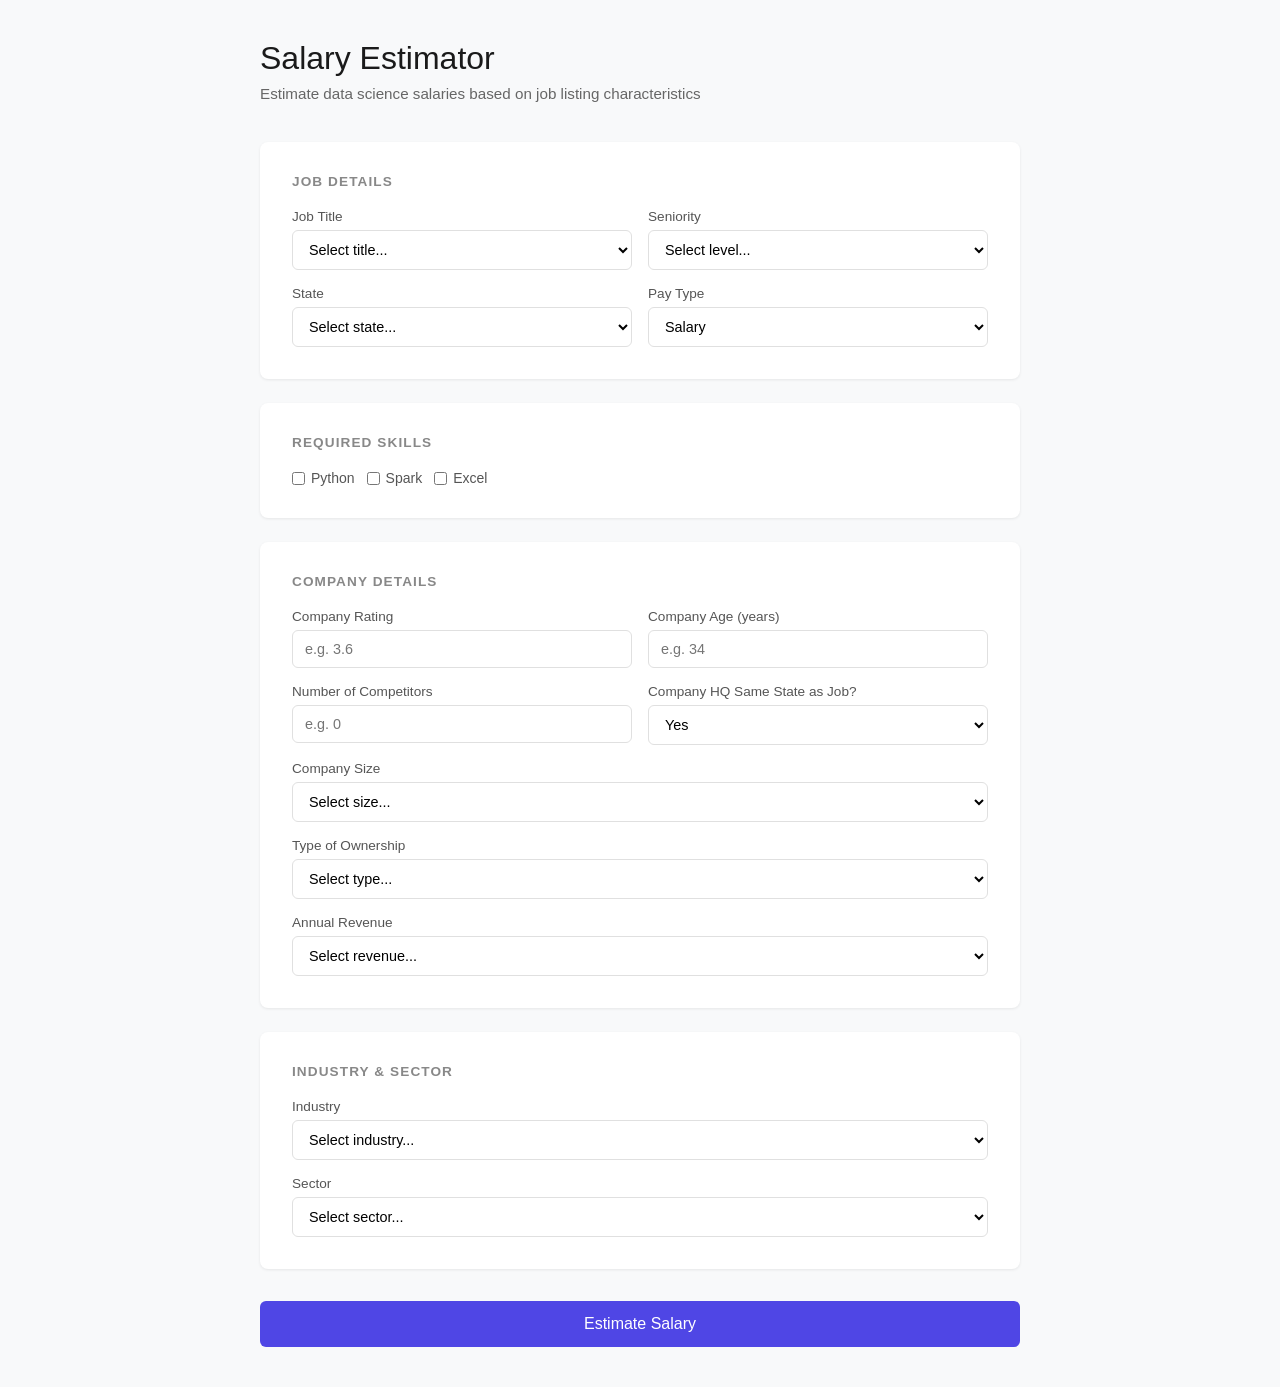
<file: FlaskAPI/templates/index.html>
<!DOCTYPE html>
<html lang="en">
<head>
    <meta charset="UTF-8">
    <meta name="viewport" content="width=device-width, initial-scale=1.0">
    <title>Data Science Salary Estimator</title>
    <style>
        * { margin: 0; padding: 0; box-sizing: border-box; }
        body { font-family: 'Segoe UI', sans-serif; background: #f8f9fa; color: #333; }
        .container { max-width: 800px; margin: 40px auto; padding: 0 20px; }
        h1 { font-size: 2rem; font-weight: 300; margin-bottom: 8px; color: #1a1a1a; }
        .subtitle { color: #666; margin-bottom: 40px; font-size: 0.95rem; }
        .card { background: white; border-radius: 8px; padding: 32px; margin-bottom: 24px; box-shadow: 0 1px 3px rgba(0,0,0,0.08); }
        .card h2 { font-size: 0.85rem; font-weight: 600; text-transform: uppercase; letter-spacing: 0.08em; color: #888; margin-bottom: 20px; }
        .form-grid { display: grid; grid-template-columns: 1fr 1fr; gap: 16px; }
        .form-group { display: flex; flex-direction: column; gap: 6px; }
        .form-group.full { grid-column: 1 / -1; }
        label { font-size: 0.85rem; font-weight: 500; color: #555; }
        input, select { padding: 10px 12px; border: 1px solid #e0e0e0; border-radius: 6px; font-size: 0.9rem; background: #fff; transition: border-color 0.2s; }
        input:focus, select:focus { outline: none; border-color: #4f46e5; }
        .checkbox-group { display: flex; flex-wrap: wrap; gap: 12px; }
        .checkbox-item { display: flex; align-items: center; gap: 6px; font-size: 0.875rem; cursor: pointer; }
        .checkbox-item input { width: auto; }
        .btn { width: 100%; padding: 14px; background: #4f46e5; color: white; border: none; border-radius: 6px; font-size: 1rem; font-weight: 500; cursor: pointer; transition: background 0.2s; margin-top: 8px; }
        .btn:hover { background: #4338ca; }
        .result { display: none; background: #f0fdf4; border: 1px solid #86efac; border-radius: 8px; padding: 24px; text-align: center; margin-top: 24px; }
        .result.error { background: #fef2f2; border-color: #fca5a5; }
        .result h3 { font-size: 0.85rem; font-weight: 600; text-transform: uppercase; letter-spacing: 0.08em; color: #16a34a; margin-bottom: 8px; }
        .result.error h3 { color: #dc2626; }
        .salary { font-size: 2.5rem; font-weight: 300; color: #15803d; }
        .loading { display: none; text-align: center; color: #666; padding: 16px; }
    </style>
</head>
<body>
    <div class="container">
        <h1>Salary Estimator</h1>
        <p class="subtitle">Estimate data science salaries based on job listing characteristics</p>

        <form id="salaryForm">

            <!-- Job Details -->
            <div class="card">
                <h2>Job Details</h2>
                <div class="form-grid">
                    <div class="form-group">
                        <label for="job_simp">Job Title</label>
                        <select id="job_simp" name="job_simp" required>
                            <option value="">Select title...</option>
                            <option value="data scientist">Data Scientist</option>
                            <option value="analyst">Analyst</option>
                            <option value="data engineer">Data Engineer</option>
                            <option value="mle">Machine Learning Engineer</option>
                            <option value="manager">Manager</option>
                            <option value="director">Director</option>
                            <option value="na">Other</option>
                        </select>
                    </div>
                    <div class="form-group">
                        <label for="seniority">Seniority</label>
                        <select id="seniority" name="seniority" required>
                            <option value="">Select level...</option>
                            <option value="jr">Junior</option>
                            <option value="senior">Senior</option>
                            <option value="na">Not Specified</option>
                        </select>
                    </div>
                    <div class="form-group">
                        <label for="job_state">State</label>
                        <select id="job_state" name="job_state" required>
                            <option value="">Select state...</option>
                            <option value="AL">Alabama</option>
                            <option value="AZ">Arizona</option>
                            <option value="CA">California</option>
                            <option value="CO">Colorado</option>
                            <option value="CT">Connecticut</option>
                            <option value="DC">Washington DC</option>
                            <option value="DE">Delaware</option>
                            <option value="FL">Florida</option>
                            <option value="GA">Georgia</option>
                            <option value="IA">Iowa</option>
                            <option value="ID">Idaho</option>
                            <option value="IL">Illinois</option>
                            <option value="IN">Indiana</option>
                            <option value="KS">Kansas</option>
                            <option value="KY">Kentucky</option>
                            <option value="LA">Louisiana</option>
                            <option value="MA">Massachusetts</option>
                            <option value="MD">Maryland</option>
                            <option value="MI">Michigan</option>
                            <option value="MN">Minnesota</option>
                            <option value="MO">Missouri</option>
                            <option value="NC">North Carolina</option>
                            <option value="NE">Nebraska</option>
                            <option value="NJ">New Jersey</option>
                            <option value="NM">New Mexico</option>
                            <option value="NY">New York</option>
                            <option value="OH">Ohio</option>
                            <option value="OR">Oregon</option>
                            <option value="PA">Pennsylvania</option>
                            <option value="RI">Rhode Island</option>
                            <option value="SC">South Carolina</option>
                            <option value="TN">Tennessee</option>
                            <option value="TX">Texas</option>
                            <option value="UT">Utah</option>
                            <option value="VA">Virginia</option>
                            <option value="WA">Washington</option>
                            <option value="WI">Wisconsin</option>
                        </select>
                    </div>
                    <div class="form-group">
                        <label for="hourly">Pay Type</label>
                        <select id="hourly" name="hourly">
                            <option value="0">Salary</option>
                            <option value="1">Hourly</option>
                        </select>
                    </div>
                </div>
            </div>

            <!-- Skills -->
            <div class="card">
                <h2>Required Skills</h2>
                <div class="checkbox-group">
                    <label class="checkbox-item">
                        <input type="checkbox" name="python_yn" value="1"> Python
                    </label>
                    <label class="checkbox-item">
                        <input type="checkbox" name="spark" value="1"> Spark
                    </label>
                    <label class="checkbox-item">
                        <input type="checkbox" name="excel" value="1"> Excel
                    </label>
                </div>
            </div>

            <!-- Company Details -->
            <div class="card">
                <h2>Company Details</h2>
                <div class="form-grid">
                    <div class="form-group">
                        <label for="rating">Company Rating</label>
                        <input type="number" id="rating" name="rating" placeholder="e.g. 3.6" min="0" max="5" step="0.1">
                    </div>
                    <div class="form-group">
                        <label for="age">Company Age (years)</label>
                        <input type="number" id="age" name="age" placeholder="e.g. 34" min="0">
                    </div>
                    <div class="form-group">
                        <label for="num_comp">Number of Competitors</label>
                        <input type="number" id="num_comp" name="num_comp" placeholder="e.g. 0" min="0">
                    </div>
                    <div class="form-group">
                        <label for="same_state">Company HQ Same State as Job?</label>
                        <select id="same_state" name="same_state">
                            <option value="1">Yes</option>
                            <option value="0">No</option>
                        </select>
                    </div>
                    <div class="form-group full">
                        <label for="size">Company Size</label>
                        <select id="size" name="size">
                            <option value="">Select size...</option>
                            <option value="1 to 50 employees">1 to 50 employees</option>
                            <option value="51 to 200 employees">51 to 200 employees</option>
                            <option value="201 to 500 employees">201 to 500 employees</option>
                            <option value="501 to 1000 employees">501 to 1000 employees</option>
                            <option value="1001 to 5000 employees">1001 to 5000 employees</option>
                            <option value="5001 to 10000 employees">5001 to 10000 employees</option>
                            <option value="10000+ employees">10000+ employees</option>
                            <option value="Unknown">Unknown</option>
                        </select>
                    </div>
                    <div class="form-group full">
                        <label for="ownership">Type of Ownership</label>
                        <select id="ownership" name="ownership">
                            <option value="">Select type...</option>
                            <option value="Company - Private">Private Company</option>
                            <option value="Company - Public">Public Company</option>
                            <option value="College / University">College / University</option>
                            <option value="Government">Government</option>
                            <option value="Hospital">Hospital</option>
                            <option value="Nonprofit Organization">Nonprofit Organization</option>
                            <option value="Other Organization">Other Organization</option>
                            <option value="School / School District">School / School District</option>
                            <option value="Subsidiary or Business Segment">Subsidiary or Business Segment</option>
                            <option value="Unknown">Unknown</option>
                        </select>
                    </div>
                    <div class="form-group full">
                        <label for="revenue">Annual Revenue</label>
                        <select id="revenue" name="revenue">
                            <option value="">Select revenue...</option>
                            <option value="Less than $1 million (USD)">Less than $1 million</option>
                            <option value="$1 to $5 million (USD)">$1 to $5 million</option>
                            <option value="$5 to $10 million (USD)">$5 to $10 million</option>
                            <option value="$10 to $25 million (USD)">$10 to $25 million</option>
                            <option value="$25 to $50 million (USD)">$25 to $50 million</option>
                            <option value="$50 to $100 million (USD)">$50 to $100 million</option>
                            <option value="$100 to $500 million (USD)">$100 to $500 million</option>
                            <option value="$500 million to $1 billion (USD)">$500 million to $1 billion</option>
                            <option value="$1 to $2 billion (USD)">$1 to $2 billion</option>
                            <option value="$2 to $5 billion (USD)">$2 to $5 billion</option>
                            <option value="$5 to $10 billion (USD)">$5 to $10 billion</option>
                            <option value="$10+ billion (USD)">$10+ billion</option>
                            <option value="Unknown / Non-Applicable">Unknown</option>
                        </select>
                    </div>
                </div>
            </div>

            <!-- Industry & Sector -->
            <div class="card">
                <h2>Industry & Sector</h2>
                <div class="form-grid">
                    <div class="form-group full">
                        <label for="industry">Industry</label>
                        <select id="industry" name="industry">
                            <option value="">Select industry...</option>
                            <option value="Accounting">Accounting</option>
                            <option value="Advertising & Marketing">Advertising & Marketing</option>
                            <option value="Aerospace & Defense">Aerospace & Defense</option>
                            <option value="Architectural & Engineering Services">Architectural & Engineering Services</option>
                            <option value="Banks & Credit Unions">Banks & Credit Unions</option>
                            <option value="Biotech & Pharmaceuticals">Biotech & Pharmaceuticals</option>
                            <option value="Brokerage Services">Brokerage Services</option>
                            <option value="Colleges & Universities">Colleges & Universities</option>
                            <option value="Computer Hardware & Software">Computer Hardware & Software</option>
                            <option value="Construction">Construction</option>
                            <option value="Consulting">Consulting</option>
                            <option value="Consumer Products Manufacturing">Consumer Products Manufacturing</option>
                            <option value="Education Training Services">Education Training Services</option>
                            <option value="Energy">Energy</option>
                            <option value="Enterprise Software & Network Solutions">Enterprise Software & Network Solutions</option>
                            <option value="Federal Agencies">Federal Agencies</option>
                            <option value="Financial Analytics & Research">Financial Analytics & Research</option>
                            <option value="Financial Transaction Processing">Financial Transaction Processing</option>
                            <option value="Food & Beverage Manufacturing">Food & Beverage Manufacturing</option>
                            <option value="Government">Government</option>
                            <option value="Health Care Products Manufacturing">Health Care Products Manufacturing</option>
                            <option value="Health Care Services & Hospitals">Health Care Services & Hospitals</option>
                            <option value="IT Services">IT Services</option>
                            <option value="Industrial Manufacturing">Industrial Manufacturing</option>
                            <option value="Insurance Agencies & Brokerages">Insurance Agencies & Brokerages</option>
                            <option value="Insurance Carriers">Insurance Carriers</option>
                            <option value="Internet">Internet</option>
                            <option value="Investment Banking & Asset Management">Investment Banking & Asset Management</option>
                            <option value="K-12 Education">K-12 Education</option>
                            <option value="Lending">Lending</option>
                            <option value="Logistics & Supply Chain">Logistics & Supply Chain</option>
                            <option value="Mining">Mining</option>
                            <option value="Other Retail Stores">Other Retail Stores</option>
                            <option value="Real Estate">Real Estate</option>
                            <option value="Research & Development">Research & Development</option>
                            <option value="Security Services">Security Services</option>
                            <option value="Staffing & Outsourcing">Staffing & Outsourcing</option>
                            <option value="Telecommunications Services">Telecommunications Services</option>
                            <option value="Transportation Management">Transportation Management</option>
                            <option value="Trucking">Trucking</option>
                            <option value="Video Games">Video Games</option>
                            <option value="Wholesale">Wholesale</option>
                        </select>
                    </div>
                    <div class="form-group full">
                        <label for="sector">Sector</label>
                        <select id="sector" name="sector">
                            <option value="">Select sector...</option>
                            <option value="Accounting & Legal">Accounting & Legal</option>
                            <option value="Aerospace & Defense">Aerospace & Defense</option>
                            <option value="Agriculture & Forestry">Agriculture & Forestry</option>
                            <option value="Arts, Entertainment & Recreation">Arts, Entertainment & Recreation</option>
                            <option value="Biotech & Pharmaceuticals">Biotech & Pharmaceuticals</option>
                            <option value="Business Services">Business Services</option>
                            <option value="Construction, Repair & Maintenance">Construction, Repair & Maintenance</option>
                            <option value="Consumer Services">Consumer Services</option>
                            <option value="Education">Education</option>
                            <option value="Finance">Finance</option>
                            <option value="Government">Government</option>
                            <option value="Health Care">Health Care</option>
                            <option value="Information Technology">Information Technology</option>
                            <option value="Insurance">Insurance</option>
                            <option value="Manufacturing">Manufacturing</option>
                            <option value="Media">Media</option>
                            <option value="Mining & Metals">Mining & Metals</option>
                            <option value="Non-Profit">Non-Profit</option>
                            <option value="Oil, Gas, Energy & Utilities">Oil, Gas, Energy & Utilities</option>
                            <option value="Real Estate">Real Estate</option>
                            <option value="Retail">Retail</option>
                            <option value="Telecommunications">Telecommunications</option>
                            <option value="Transportation & Logistics">Transportation & Logistics</option>
                            <option value="Travel & Tourism">Travel & Tourism</option>
                        </select>
                    </div>
                </div>
            </div>

            <button type="submit" class="btn">Estimate Salary</button>
        </form>

        <div class="loading" id="loading">Calculating estimate...</div>

        <div class="result" id="result">
            <h3>Estimated Annual Salary</h3>
            <div class="salary" id="salaryValue"></div>
        </div>
    </div>

    <script>
        document.getElementById('salaryForm').addEventListener('submit', async function(e) {
            e.preventDefault();

            const loading = document.getElementById('loading');
            const result = document.getElementById('result');
            const salaryValue = document.getElementById('salaryValue');

            loading.style.display = 'block';
            result.style.display = 'none';

            // Build form data object
            const formData = {
                rating: parseFloat(document.getElementById('rating').value) || 0,
                num_comp: parseInt(document.getElementById('num_comp').value) || 0,
                hourly: parseInt(document.getElementById('hourly').value),
                employer_provided: 0,       // hardcoded default
                same_state: 0,              // hardcoded default
                age: parseInt(document.getElementById('age').value) || 0,
                python_yn: document.querySelector('input[name="python_yn"]').checked ? 1 : 0,
                spark: document.querySelector('input[name="spark"]').checked ? 1 : 0,
                excel: document.querySelector('input[name="excel"]').checked ? 1 : 0,
                desc_len: 0,                // hardcoded default
                size: document.getElementById('size').value,
                ownership: document.getElementById('ownership').value,
                industry: document.getElementById('industry').value,
                sector: document.getElementById('sector').value,
                revenue: document.getElementById('revenue').value,
                job_state: document.getElementById('job_state').value,
                job_simp: document.getElementById('job_simp').value,
                seniority: document.getElementById('seniority').value
            };

            try {
                const response = await fetch('/predict', {
                    method: 'POST',
                    headers: { 'Content-Type': 'application/json' },
                    body: JSON.stringify(formData)
                });

                const data = await response.json();
                loading.style.display = 'none';

                if (data.salary !== undefined) {
                    result.className = 'result';
                    salaryValue.textContent = '$' + (data.salary * 1000).toLocaleString('en-US', {maximumFractionDigits: 0});
                    result.style.display = 'block';
                } else {
                    result.className = 'result error';
                    result.querySelector('h3').textContent = 'Error';
                    salaryValue.textContent = data.error || 'Something went wrong';
                    result.style.display = 'block';
                }
            } catch (err) {
                loading.style.display = 'none';
                result.className = 'result error';
                result.querySelector('h3').textContent = 'Error';
                salaryValue.textContent = 'Could not connect to server';
                result.style.display = 'block';
            }
        });
    </script>
</body>
</html>
</file>
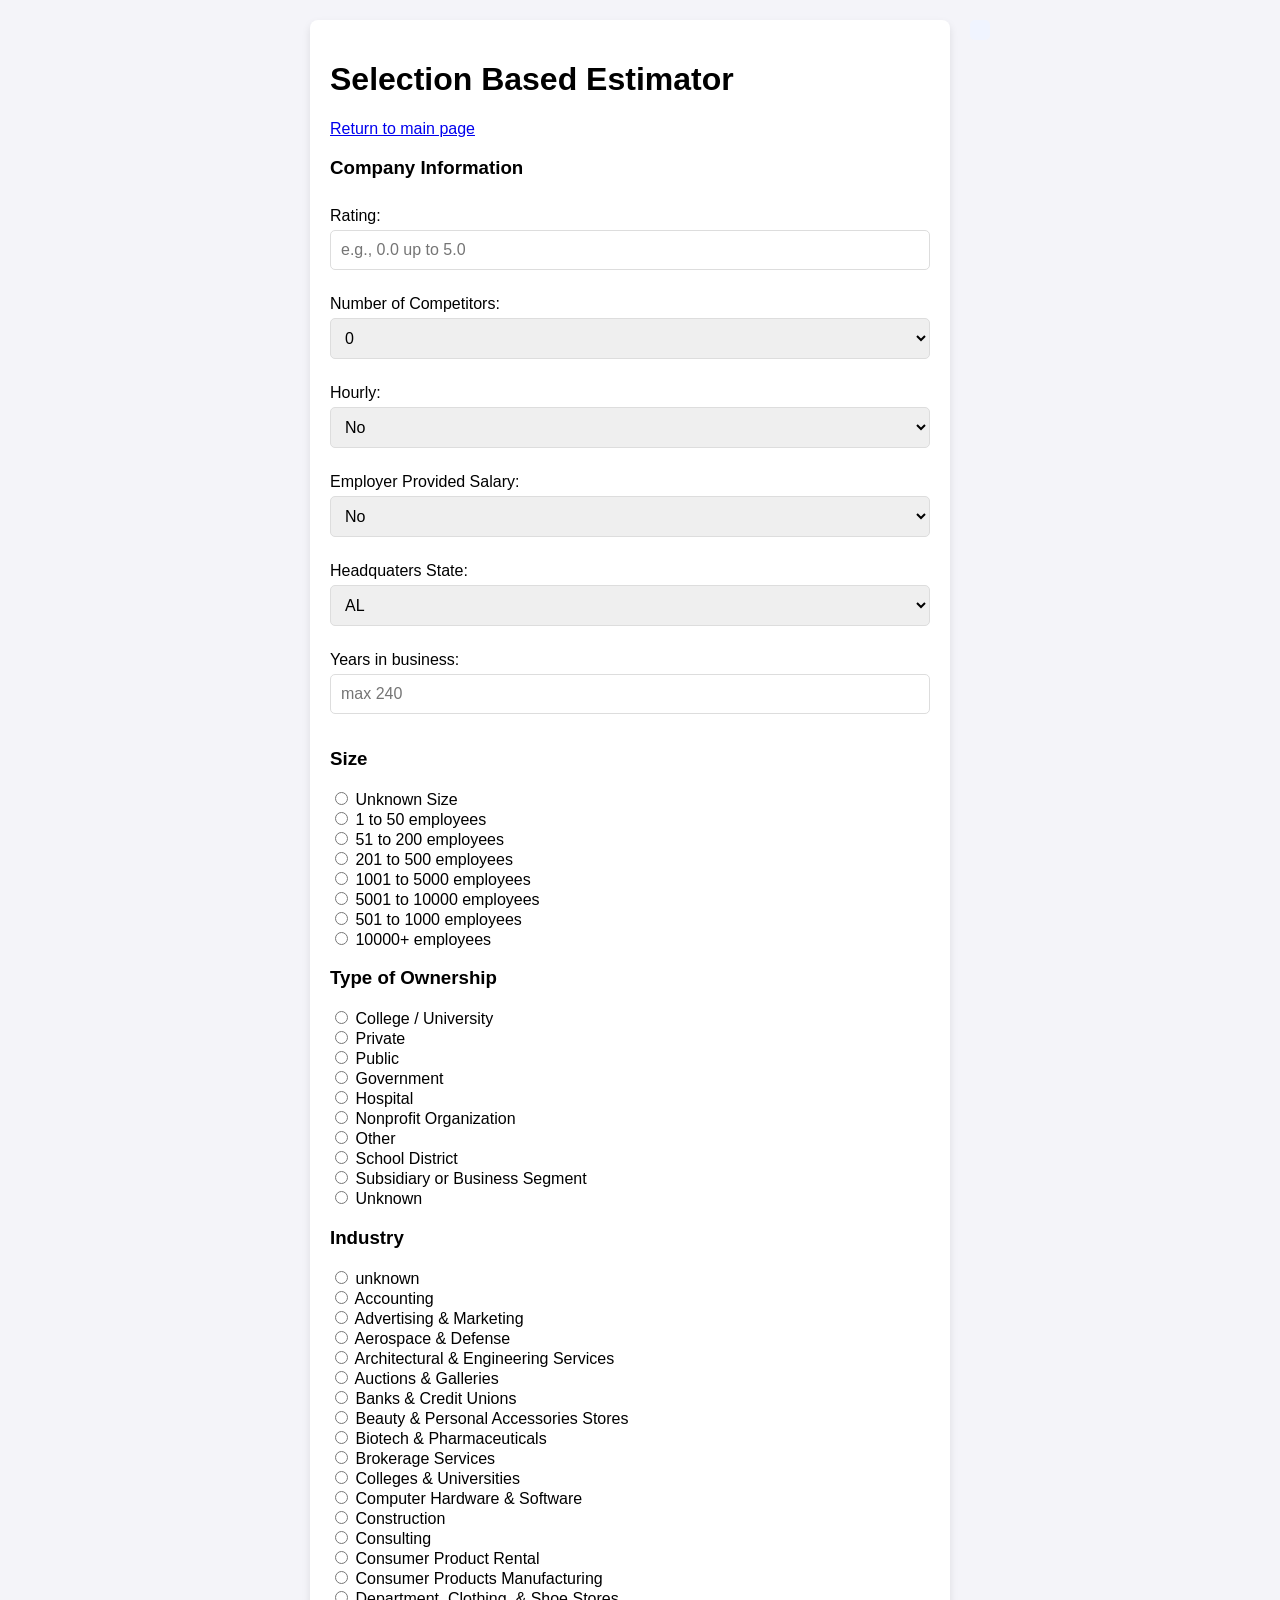
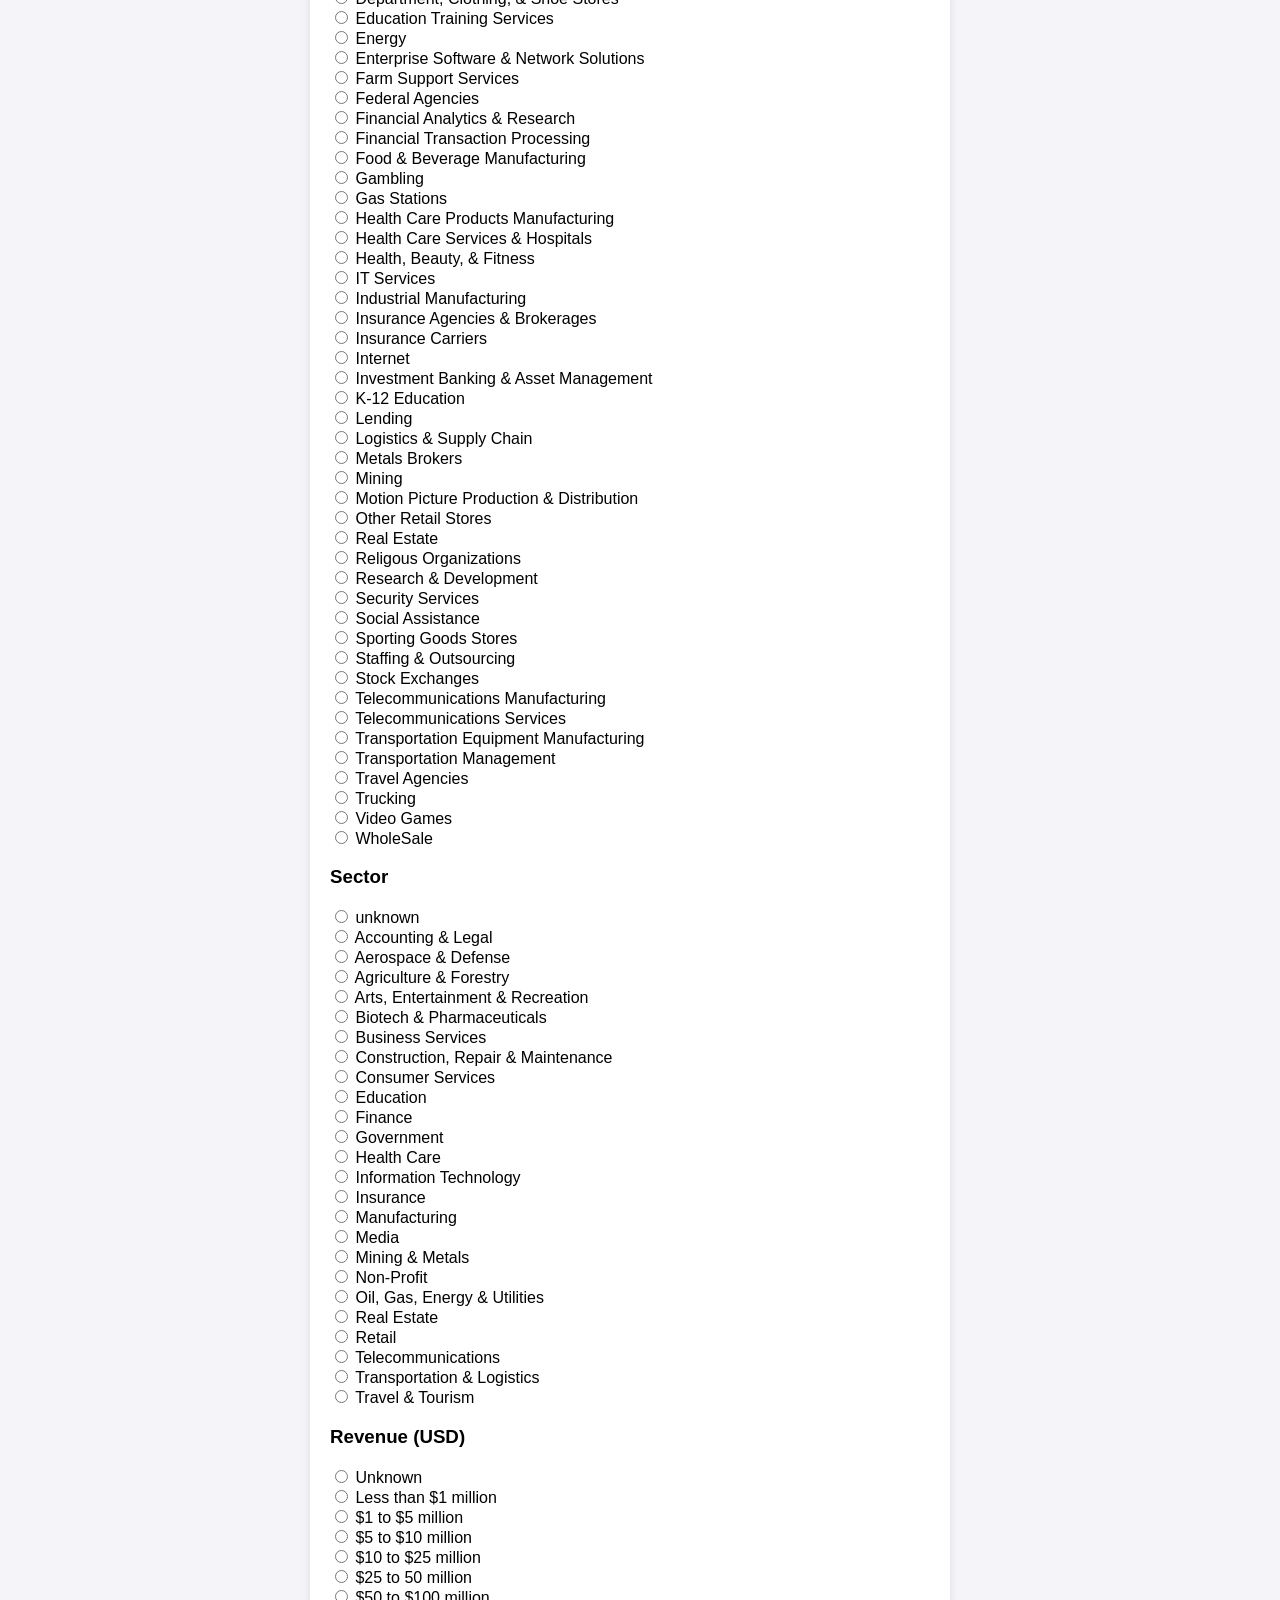
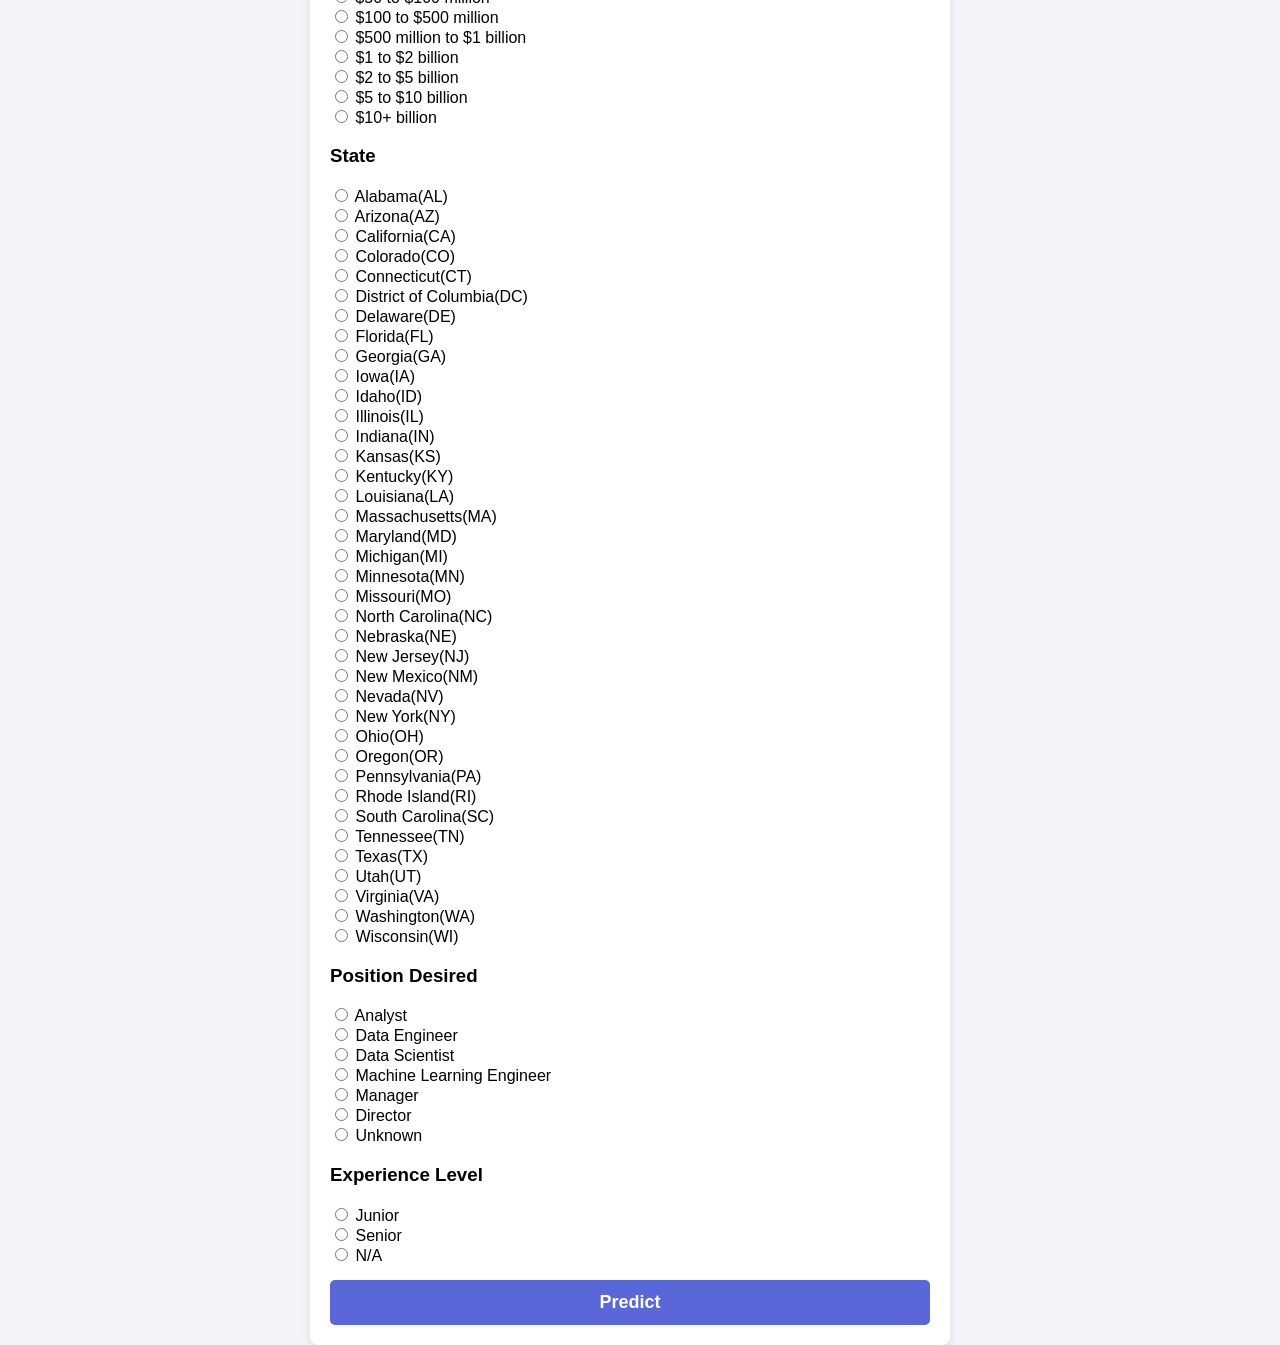
<file: FlaskAPI/templates/selections.html>
<!DOCTYPE html>
<html lang="en">
<head>
    <meta charset="UTF-8">
    <link href="../static/style.css" rel="stylesheet" type="text/css">
    <title>Model Prediction</title>
</head>
<body>
        <div class="container">
        <h1>Selection Based Estimator</h1>
        <p><a href="/">Return to main page</a></p>
        <h3>Company Information</h3>
        <form id="predictionForm" onsubmit="submitPrediction()">
            <!-- General Feature Inputs -->
            <label for="Rating">Rating:</label>
            <input type="text" id="Rating" name="Rating" placeholder="e.g., 0.0 up to 5.0">

            <label for="num_comp">Number of Competitors:</label>
            <select id="num_comp" name="num_comp">
                <option value="0">0</option>
                <option value="1">1</option>
                <option value="2">2</option>
                <option value="3">3</option>
            </select>

            <label for="hourly">Hourly:</label>
            <select id="hourly" name="hourly">
                <option value="0">No</option>
                <option value="1">Yes</option>
            </select>

            <label for="employer_provided">Employer Provided Salary:</label>
            <select id="employer_provided" name="employer_provided">
                <option value="0">No</option>
                <option value="1">Yes</option>
            </select>

            <label for="hq_state">Headquaters State:</label>
            <select id="hq_state" name="hq_state">
                <option value="AL">AL</option>
                <option value="AZ">AZ</option>
                <option value="CA">CA</option>
                <option value="CO">CO</option>
                <option value="CT">CT</option>
                <option value="DC">DC</option>
                <option value="DE">DE</option>
                <option value="FL">FL</option>
                <option value="GA">GA</option>
                <option value="IA">IA</option>
                <option value="ID">ID</option>
                <option value="IL">IL</option>
                <option value="IN">IN</option>
                <option value="KS">KS</option>
                <option value="KY">KY</option>
                <option value="LA">LA</option>
                <option value="MA">MA</option>
                <option value="MD">MD</option>
                <option value="MI">MI</option>
                <option value="MN">MN</option>
                <option value="MO">MO</option>
                <option value="NC">NC</option>
                <option value="NE">NE</option>
                <option value="NJ">NJ</option>
                <option value="NM">NM</option>
                <option value="NY">NY</option>
                <option value="OH">OH</option>
                <option value="OR">OR</option>
                <option value="PA">PA</option>
                <option value="RI">RI</option>
                <option value="SC">SC</option>
                <option value="TN">TN</option>
                <option value="TX">TX</option>
                <option value="UT">UT</option>
                <option value="VA">VA</option>
                <option value="WA">WA</option>
                <option value="WI">WI</option>

            </select>

            <label for="age">Years in business:</label>
            <input type="text" id="age" name="age" placeholder="max 240">

            <!-- Container for Size Options -->
            <div class="company-size-container">
                <h3> Size</h3>
                <input type="radio" id="Size_-1" name="Size" value="-1">
                <label for="Size_-1">Unknown Size</label><br>

                <input type="radio" id="Size_1_to_50" name="Size" value="1 to 50 employees">
                <label for="Size_1_to_50">1 to 50 employees</label><br>

                <input type="radio" id="Size_51_to_200" name="Size" value="51 to 200 employees">
                <label for="Size_51_to_200">51 to 200 employees</label><br>

                <input type="radio" id="Size_201_to_500" name="Size" value="201 to 500 employees">
                <label for="Size_201_to_500">201 to 500 employees</label><br>

                <input type="radio" id="Size_1001_to_5000" name="Size" value="1001 to 5000 employees">
                <label for="Size_1001_to_5000">1001 to 5000 employees</label><br>

                <input type="radio" id="Size_5001_to_10000" name="Size" value="5001 to 10000 employees">
                <label for="Size_5001_to_10000">5001 to 10000 employees</label><br>

                <input type="radio" id="Size_501_to_1000" name="Size" value="501 to 1000 employees">
                <label for="Size_501_to_1000">501 to 1000 employees</label><br>

                <input type="radio" id="Size_10000_plus" name="Size" value="10000+ employees">
                <label for="Size_10000_plus">10000+ employees</label><br>
            </div>


            <!-- Type of Ownership Container -->
            <div class="ownership-container">
                <h3>Type of Ownership</h3>

                <input type="radio" id="ownership_college_university" name="ownership" value="College/University">
                <label for="ownership_college_university">College / University</label><br>

                <input type="radio" id="ownership_private" name="ownership" value="Private">
                <label for="ownership_private">Private</label><br>

                <input type="radio" id="ownership_public" name="ownership" value="Public">
                <label for="ownership_public">Public</label><br>

                <input type="radio" id="ownership_government" name="ownership" value="Government">
                <label for="ownership_government">Government</label><br>

                <input type="radio" id="ownership_hospital" name="ownership" value="Hospital">
                <label for="ownership_hospital">Hospital</label><br>

                <input type="radio" id="ownership_nonprofit" name="ownership" value="Nonprofit Organization">
                <label for="ownership_nonprofit">Nonprofit Organization</label><br>

                <input type="radio" id="ownership_other" name="ownership" value="Other">
                <label for="ownership_other">Other</label><br>

                <input type="radio" id="ownership_school_district" name="ownership" value="School District">
                <label for="ownership_school_district">School District</label><br>

                <input type="radio" id="ownership_subsidiary" name="ownership" value="Subsidiary or Business Segment">
                <label for="ownership_subsidiary">Subsidiary or Business Segment</label><br>

                <input type="radio" id="ownership_unknown" name="ownership" value="Unknown">
                <label for="ownership_unknown">Unknown</label><br>
            </div>

            <!-- Industry Container -->
            <div class="industry-container">
                <h3>Industry</h3>

                <input type="radio" id="industry_-1" name="industry" value="unknown">
                <label for="industry_-1">unknown</label><br>

                <input type="radio" id="industry_accounting" name="industry" value="Accounting">
                <label for="industry_accounting">Accounting</label><br>

                <input type="radio" id="industry_advertising_marketing" name="industry" value="Advertising & Marketing">
                <label for="industry_advertising_marketing">Advertising & Marketing</label><br>

                <input type="radio" id="industry_aerospace_defense" name="industry" value="Aerospace & Defense">
                <label for="industry_aerospace_defense">Aerospace & Defense</label><br>

                <input type="radio" id="industry_architectural_engineering" name="industry" value="Architectural & Engineering Services">
                <label for="industry_architectural_engineering">Architectural & Engineering Services</label><br>

                <input type="radio" id="industry_auctions_galleries" name="industry" value="Auctions & Galleries">
                <label for="industry_auctions_galleries">Auctions & Galleries</label><br>

                <input type="radio" id="industry_banks_credit_unions" name="industry" value="Banks & Credit Unions">
                <label for="industry_banks_credit_unions">Banks & Credit Unions</label><br>

                <input type="radio" id="industry_beauty_personal_accessories" name="industry" value="Beauty & Personal Accessories Stores">
                <label for="industry_beauty_personal_accessories">Beauty & Personal Accessories Stores</label><br>

                <input type="radio" id="industry_biotech_pharmaceuticals" name="industry" value="Biotech & Pharmaceuticals">
                <label for="industry_biotech_pharmaceuticals">Biotech & Pharmaceuticals</label><br>

                <input type="radio" id="industry_brokerage_services" name="industry" value="Brokerage Services">
                <label for="industry_brokerage_services">Brokerage Services</label><br>

                <input type="radio" id="industry_colleges_universities" name="industry" value="Colleges & Universities">
                <label for="industry_colleges_universities">Colleges & Universities</label><br>

                <input type="radio" id="industry_computer_hardware_software" name="industry" value="Computer Hardware & Software">
                <label for="industry_computer_hardware_software">Computer Hardware & Software</label><br>

                <input type="radio" id="industry_construction" name="industry" value="Construction">
                <label for="industry_construction">Construction</label><br>

                <input type="radio" id="industry_consulting" name="industry" value="Consulting">
                <label for="industry_consulting">Consulting</label><br>

                <input type="radio" id="industry_consumer_product_rental" name="industry" value="Consumer Product Rental">
                <label for="industry_consumer_product_rental">Consumer Product Rental</label><br>

                <input type="radio" id="industry_consumer_products_manufacturing" name="industry" value="Consumer Products Manufacturing">
                <label for="industry_consumer_products_manufacturing">Consumer Products Manufacturing</label><br>

                <input type="radio" id="industry_department_clothing_shoe_stores" name="industry" value="Department, Clothing, & Shoe Stores">
                <label for="industry_department_clothing_shoe_stores">Department, Clothing, & Shoe Stores</label><br>

                <input type="radio" id="industry_education_training_services" name="industry" value="Education Training Services">
                <label for="industry_education_training_services">Education Training Services</label><br>

                <input type="radio" id="industry_energy" name="industry" value="Energy">
                <label for="industry_energy">Energy</label><br>

                <input type="radio" id="Industry_Enterprise Software Network Solutions" name="industry" value="Enterprise Software Network Solutions">
                <label for="Industry_Enterprise Software Network Solutions">Enterprise Software & Network Solutions</label><br>

                <input type="radio" id="Industry_Farm Support Services" name="industry" value="Farm Support Services">
                <label for="Industry_Farm Support Services">Farm Support Services</label><br>

                <input type="radio" id="Industry_Federal Agencies" name="industry" value="Federal Agencies">
                <label for="Industry_Federal Agencies">Federal Agencies</label><br>

                <input type="radio" id="Industry_Financial Analytics Research" name="industry" value="Financial Analytics Research">
                <label for="Industry_Financial Analytics Research">Financial Analytics & Research</label><br>

                <input type="radio" id="Industry_Financial Transaction Processing" name="industry" value="Financial Transaction Processing">
                <label for="Industry_Financial Transaction Processing">Financial Transaction Processing</label><br>

                <input type="radio" id="Industry_Food Beverage Manufacturing" name="industry" value="Food Beverage Manufacturing">
                <label for="Industry_Food Beverage Manufacturing">Food & Beverage Manufacturing</label><br>

                <input type="radio" id="Industry_Gambling" name="industry" value="Gambling">
                <label for="Industry_Gambling">Gambling</label><br>

                <input type="radio" id="Industry_Gas Stations" name="industry" value="Gas Stations">
                <label for="Industry_Gas Stations">Gas Stations</label><br>

                <input type="radio" id="Industry_Health Care Products Manufacturing" name="industry" value="Health Care Products Manufacturing">
                <label for="Industry_Health Care Products Manufacturing">Health Care Products Manufacturing</label><br>

                <input type="radio" id="Industry_Health Care Services Hospitals" name="industry" value="Health Care Services Hospitals">
                <label for="Industry_Health Care Services Hospitals">Health Care Services & Hospitals</label><br>

                <input type="radio" id="Industry_Health Beauty Fitness" name="industry" value="Health Beauty Fitness">
                <label for="Industry_Health Beauty Fitness">Health, Beauty, & Fitness</label><br>

                <input type="radio" id="Industry_IT Services" name="industry" value="IT Services">
                <label for="Industry_IT Services">IT Services</label><br>

                <input type="radio" id="Industry_Industrial Manufacturing" name="industry" value="Industrial Manufacturing">
                <label for="Industry_Industrial Manufacturing">Industrial Manufacturing</label><br>

                <input type="radio" id="Industry_Insurance Agencies Brokerages" name="industry" value="Insurance Agencies Brokerages">
                <label for="Industry_Insurance Agencies Brokerages">Insurance Agencies & Brokerages</label><br>

                <input type="radio" id="Industry_Insurance Carriers" name="industry" value="Insurance Carriers">
                <label for="Industry_Insurance Carriers">Insurance Carriers</label><br>

                <input type="radio" id="Industry_Internet" name="industry" value="Internet">
                <label for="Industry_Internet">Internet</label><br>

                <input type="radio" id="Industry_Investment Banking Asset Management" name="industry" value="Investment Banking Asset Management">
                <label for="Industry_Investment Banking Asset Management">Investment Banking & Asset Management</label><br>

                <input type="radio" id="Industry_K-12 Education" name="industry" value="K-12 Education">
                <label for="Industry_K-12 Education">K-12 Education</label><br>

                <input type="radio" id="Industry_Lending" name="industry" value="Lending">
                <label for="Industry_Lending">Lending</label><br>

                <input type="radio" id="Industry_Logistics Supply Chain" name="industry" value="Logistics Supply Chain">
                <label for="Industry_Logistics Supply Chain">Logistics & Supply Chain</label><br>

                <input type="radio" id="Industry_Metals Brokers" name="industry" value="Metals Brokers">
                <label for="Industry_Metals Brokers">Metals Brokers</label><br>

                <input type="radio" id="Industry_Mining" name="industry" value="Mining">
                <label for="Industry_Mining">Mining</label><br>

                <input type="radio" id="Industry_Motion Picture Production Distribution" name="industry" value="Motion Picture Production Distribution">
                <label for="Industry_Motion Picture Production Distribution">Motion Picture Production & Distribution</label><br>

                <input type="radio" id="Industry_Other Retail Stores" name="industry" value="Other Retail Stores">
                <label for="Industry_Other Retail Stores">Other Retail Stores</label><br>

                <input type="radio" id="Industry_Real Estate" name="industry" value="Real Estate">
                <label for="Industry_Real Estate">Real Estate</label><br>

                <input type="radio" id="Industry_Religous Organizations" name="industry" value="Religous Organizations">
                <label for="Industry_Religous Organizations">Religous Organizations</label><br>

                <input type="radio" id="Industry_Research Development" name="industry" value="Research Development">
                <label for="Industry_Research Development">Research & Development</label><br>

                <input type="radio" id="Industry_Security Services" name="industry" value="Security Services">
                <label for="Industry_Security Services">Security Services</label><br>

                <input type="radio" id="Industry_Social Assistance" name="industry" value="Social Assistance">
                <label for="Industry_Social Assistance">Social Assistance</label><br>

                <input type="radio" id="Industry_Sporting Goods Stores" name="industry" value="Sporting Goods Stores">
                <label for="Industry_Sporting Goods Stores">Sporting Goods Stores</label><br>

                <input type="radio" id="Industry_Staffing Outsourcing" name="industry" value="Staffing Outsourcing">
                <label for="Industry_Staffing Outsourcing">Staffing & Outsourcing</label><br>

                <input type="radio" id="Industry_Stock Exchanges" name="industry" value="Stock Exchanges">
                <label for="Industry_Stock Exchanges">Stock Exchanges</label><br>

                <input type="radio" id="Industry_Telecommunications Manufacturing" name="industry" value="Telecommunications Manufacturing">
                <label for="Industry_Telecommunications Manufacturing">Telecommunications Manufacturing</label><br>

                <input type="radio" id="Industry_Telecommunications Services" name="industry" value="Telecommunications Services">
                <label for="Industry_Telecommunications Services">Telecommunications Services</label><br>

                <input type="radio" id="Industry_Transportation Equipment Manufacturing" name="industry" value="Transportation Equipment Manufacturing">
                <label for="Industry_Transportation Equipment Manufacturing">Transportation Equipment Manufacturing</label><br>

                <input type="radio" id="Industry_Transportation Management" name="industry" value="Transportation Management">
                <label for="Industry_Transportation Management">Transportation Management</label><br>

                <input type="radio" id="Industry_Travel Agencies" name="industry" value="Travel Agencies">
                <label for="Industry_Travel Agencies">Travel Agencies</label><br>

                <input type="radio" id="Industry_Trucking" name="industry" value="Trucking">
                <label for="Industry_Trucking">Trucking</label><br>

                <input type="radio" id="Industry_Video Games" name="industry" value="Video Games">
                <label for="Industry_Video Games">Video Games</label><br>

                <input type="radio" id="Industry_WholeSale" name="industry" value="WholeSale">
                <label for="Industry_WholeSale">WholeSale</label><br>

            </div>
            <div class="sector-container">
                <h3>Sector</h3>

                <input type="radio" id="sector_-1" name="sector" value="unknown">
                <label for="sector_-1">unknown</label><br>

                <input type="radio" id="sector_accounting_legal" name="sector" value="Accounting & Legal">
                <label for="sector_accounting_legal">Accounting & Legal</label><br>

                <input type="radio" id="sector_aerospace_defense" name="sector" value="Aerospace & Defense">
                <label for="sector_aerospace_defense">Aerospace & Defense</label><br>

                <input type="radio" id="sector_agriculture_forestry" name="sector" value="Agriculture & Forestry">
                <label for="sector_agriculture_forestry">Agriculture & Forestry</label><br>

                <input type="radio" id="sector_arts_entertainment" name="sector" value="Arts, Entertainment & Recreation">
                <label for="sector_arts_entertainment">Arts, Entertainment & Recreation</label><br>

                <input type="radio" id="sector_biotech_pharmaceuticals" name="sector" value="Biotech & Pharmaceuticals">
                <label for="sector_biotech_pharmaceuticals">Biotech & Pharmaceuticals</label><br>

                <input type="radio" id="sector_business_services" name="sector" value="Business Services">
                <label for="sector_business_services">Business Services</label><br>

                <input type="radio" id="sector_construction, repair maintenance" name="sector" value="Construction, Repair & Maintenance">
                <label for="sector_construction, repair maintenance">Construction, Repair & Maintenance</label><br>

                <input type="radio" id="sector_consumer_services" name="sector" value="Consumer Services">
                <label for="sector_consumer_services">Consumer Services</label><br>

                <input type="radio" id="sector_education" name="sector" value="Education">
                <label for="sector_education">Education</label><br>

                <input type="radio" id="sector_finance" name="sector" value="Finance">
                <label for="sector_finance">Finance</label><br>

                <input type="radio" id="sector_government" name="sector" value="Government">
                <label for="sector_government">Government</label><br>

                <input type="radio" id="sector_health care" name="sector" value="Health Care">
                <label for="sector_health care">Health Care</label><br>

                <input type="radio" id="sector_information technology" name="sector" value="Information Technology">
                <label for="sector_information technology">Information Technology</label><br>

                <input type="radio" id="sector_insurance" name="sector" value="Insurance">
                <label for="sector_insurance">Insurance</label><br>

                <input type="radio" id="sector_manufacturing" name="sector" value="Manufacturing">
                <label for="sector_manufacturing">Manufacturing</label><br>

                <input type="radio" id="sector_media" name="sector" value="Media">
                <label for="sector_media">Media</label><br>

                <input type="radio" id="sector_mining_&_metals" name="sector" value="Mining & Metals">
                <label for="sector_mining_&_metals">Mining & Metals</label><br>

                <input type="radio" id="sector_non-profit" name="sector" value="Non-Profit">
                <label for="sector_non-profit">Non-Profit</label><br>

                <input type="radio" id="sector_oil_gas_energy_utilities" name="sector" value="Oil, Gas, Energy & Utilities">
                <label for="sector_oil_gas_energy_utilities">Oil, Gas, Energy & Utilities</label><br>

                <input type="radio" id="sector_real_estate" name="sector" value="Real Estate">
                <label for="sector_real_estate">Real Estate</label><br>

                <input type="radio" id="sector_retail" name="sector" value="Retail">
                <label for="sector_retail">Retail</label><br>

                <input type="radio" id="sector_telecommunications" name="sector" value="Telecommunications">
                <label for="sector_telecommunications">Telecommunications</label><br>

                <input type="radio" id="sector_transportation_logistics" name="sector" value="Transportation & Logistics">
                <label for="sector_transportation_logistics">Transportation & Logistics</label><br>

                <input type="radio" id="sector_travel_tourism" name="sector" value="Travel & Tourism">
                <label for="sector_travel_tourism">Travel & Tourism</label><br>

                <!-- Continue similarly for other sectors -->

            </div>

            <div class="revenue-container">
                <h3>Revenue (USD)</h3>

                <input type="radio" id="revenue_-1" name="revenue" value="Unknown">
                <label for="revenue_-1">Unknown</label><br>

                <input type="radio" id="revenue_less_than_1_million" name="revenue" value="Less than $1 million">
                <label for="revenue_less_than_1_million">Less than $1 million</label><br>

                <input type="radio" id="revenue_1_to_5_million" name="revenue" value="$1 to $5 million">
                <label for="revenue_1_to_5_million">$1 to $5 million</label><br>

                <input type="radio" id="revenue_5_to_10_million" name="revenue" value="$5 to $10 million">
                <label for="revenue_5_to_10_million">$5 to $10 million</label><br>

                <input type="radio" id="revenue_10_to_25_million" name="revenue" value="$10 to $25 million">
                <label for="revenue_10_to_25_million">$10 to $25 million</label><br>

                <input type="radio" id="revenue_25_to_50_million" name="revenue" value="$25 to $50 million">
                <label for="revenue_25_to_50_million">$25 to 50 million</label><br>

                <input type="radio" id="revenue_50_to_100_million" name="revenue" value="$50 to $100 million">
                <label for="revenue_50_to_100_million">$50 to $100 million</label><br>

                <input type="radio" id="revenue_100_to_500_million" name="revenue" value="$100 to $500 million">
                <label for="revenue_100_to_500_million">$100 to $500 million</label><br>

                <input type="radio" id="revenue_500 million to 1 billion" name="revenue" value="$500 million to $1 billion">
                <label for="revenue_500 million to 1 billion">$500 million to $1 billion</label><br>

                <input type="radio" id="revenue_1_to_2_billion" name="revenue" value="$1 to $2 billion">
                <label for="revenue_1_to_2_billion">$1 to $2 billion</label><br>

                <input type="radio" id="revenue_2_to_5_billion" name="revenue" value="$2 to $5 billion">
                <label for="revenue_2_to_5_billion">$2 to $5 billion</label><br>

                <input type="radio" id="revenue_5_to_10_billion" name="revenue" value="$5 to $10 billion">
                <label for="revenue_5_to_10_billion">$5 to $10 billion</label><br>

                <input type="radio" id="revenue_10_plus_billion" name="revenue" value="$10+ billion">
                <label for="revenue_10_plus_billion">$10+ billion</label><br>

                <!-- Continue similarly for other revenue options -->
            </div>

            <div class="state-container">
            <h3>State</h3>

            <input type="radio" id="job_state_AL" name="job_state" value="AL">
            <label for="job_state_AL">Alabama(AL)</label><br>

            <input type="radio" id="job_state_AZ" name="job_state" value="AZ">
            <label for="job_state_AZ">Arizona(AZ)</label><br>

            <input type="radio" id="job_state_CA" name="job_state" value="CA">
            <label for="job_state_CA">California(CA)</label><br>

            <input type="radio" id="job_state_CO" name="job_state" value="CO">
            <label for="job_state_CO">Colorado(CO)</label><br>

            <input type="radio" id="job_state_CT" name="job_state" value="CT">
            <label for="job_state_CT">Connecticut(CT)</label><br>

            <input type="radio" id="job_state_DC" name="job_state" value="DC">
            <label for="job_state_DC">District of Columbia(DC)</label><br>

            <input type="radio" id="job_state_DE" name="job_state" value="DE">
            <label for="job_state_DE">Delaware(DE)</label><br>

            <input type="radio" id="job_state_FL" name="job_state" value="FL">
            <label for="job_state_FL">Florida(FL)</label><br>

            <input type="radio" id="job_state_GA" name="job_state" value="GA">
            <label for="job_state_GA">Georgia(GA)</label><br>

            <input type="radio" id="job_state_IA" name="job_state" value="IA">
            <label for="job_state_IA">Iowa(IA)</label><br>

            <input type="radio" id="job_state_ID" name="job_state" value="ID">
            <label for="job_state_ID">Idaho(ID)</label><br>

            <input type="radio" id="job_state_IL" name="job_state" value="IL">
            <label for="job_state_IL">Illinois(IL)</label><br>

            <input type="radio" id="job_state_IN" name="job_state" value="IN">
            <label for="job_state_IN">Indiana(IN)</label><br>

            <input type="radio" id="job_state_KS" name="job_state" value="KS">
            <label for="job_state_KS">Kansas(KS)</label><br>

            <input type="radio" id="job_state_KY" name="job_state" value="KY">
            <label for="job_state_KY">Kentucky(KY)</label><br>

            <input type="radio" id="job_state_LA" name="job_state" value="LA">
            <label for="job_state_LA">Louisiana(LA)</label><br>

            <input type="radio" id="job_state_MA" name="job_state" value="MA">
            <label for="job_state_MA">Massachusetts(MA)</label><br>

            <input type="radio" id="job_state_MD" name="job_state" value="MD">
            <label for="job_state_MD">Maryland(MD)</label><br>

            <input type="radio" id="job_state_MI" name="job_state" value="MI">
            <label for="job_state_MI">Michigan(MI)</label><br>

            <input type="radio" id="job_state_MN" name="job_state" value="MN">
            <label for="job_state_MN">Minnesota(MN)</label><br>

            <input type="radio" id="job_state_MO" name="job_state" value="MO">
            <label for="job_state_MO">Missouri(MO)</label><br>

            <input type="radio" id="job_state_NC" name="job_state" value="NC">
            <label for="job_state_NC">North Carolina(NC)</label><br>

            <input type="radio" id="job_state_NE" name="job_state" value="NE">
            <label for="job_state_NE">Nebraska(NE)</label><br>

            <input type="radio" id="job_state_NJ" name="job_state" value="NJ">
            <label for="job_state_NJ">New Jersey(NJ)</label><br>

            <input type="radio" id="job_state_NM" name="job_state" value="NM">
            <label for="job_state_NM">New Mexico(NM)</label><br>

            <input type="radio" id="job_state_NV" name="job_state" value="NV">
            <label for="job_state_NV">Nevada(NV)</label><br>

            <input type="radio" id="job_state_NY" name="job_state" value="NY">
            <label for="job_state_NY">New York(NY)</label><br>

            <input type="radio" id="job_state_OH" name="job_state" value="OH">
            <label for="job_state_OH">Ohio(OH)</label><br>

            <input type="radio" id="job_state_OR" name="job_state" value="OR">
            <label for="job_state_OR">Oregon(OR)</label><br>

            <input type="radio" id="job_state_PA" name="job_state" value="PA">
            <label for="job_state_PA">Pennsylvania(PA)</label><br>

            <input type="radio" id="job_state_RI" name="job_state" value="RI">
            <label for="job_state_RI">Rhode Island(RI)</label><br>

            <input type="radio" id="job_state_SC" name="job_state" value="SC">
            <label for="job_state_SC">South Carolina(SC)</label><br>

            <input type="radio" id="job_state_TN" name="job_state" value="TN">
            <label for="job_state_TN">Tennessee(TN)</label><br>

            <input type="radio" id="job_state_TX" name="job_state" value="TX">
            <label for="job_state_TX">Texas(TX)</label><br>

            <input type="radio" id="job_state_UT" name="job_state" value="UT">
            <label for="job_state_UT">Utah(UT)</label><br>

            <input type="radio" id="job_state_VA" name="job_state" value="VA">
            <label for="job_state_VA">Virginia(VA)</label><br>

            <input type="radio" id="job_state_WA" name="job_state" value="WA">
            <label for="job_state_WA">Washington(WA)</label><br>

            <input type="radio" id="job_state_WI" name="job_state" value="WI">
            <label for="job_state_WI">Wisconsin(WI)</label><br>


        </div>

        <div class="container-position">
            <h3>Position Desired</h3>

            <input type="radio" id="position_analyst" name="position" value="Analyst">
            <label for="position_analyst">Analyst</label><br>

            <input type="radio" id="position_data_engineer" name="position" value="Data Engineer">
            <label for="position_data_engineer">Data Engineer</label><br>

            <input type="radio" id="position_data_scientist" name="position" value="Data Scientist">
            <label for="position_data_scientist">Data Scientist</label><br>

            <input type="radio" id="position_mle" name="position" value="Machine Learning Engineer">
            <label for="position_mle">Machine Learning Engineer</label><br>

            <input type="radio" id="position_manager" name="position" value="Manager">
            <label for="position_manager">Manager</label><br>

            <input type="radio" id="position_director" name="position" value="Director">
            <label for="position_director">Director</label><br>

            <input type="radio" id="position_na" name="position" value="Unknown">
            <label for="position_na">Unknown</label><br>

        </div>

        <div class="experience-container">
            <h3>Experience Level</h3>

            <input type="radio" id="seniority_jr" name="experience" value="Junior">
            <label for="seniority_jr">Junior</label><br>

            <input type="radio" id="seniority_sr" name="experience" value="Senior">
            <label for="seniority_sr">Senior</label><br>

            <input type="radio" id="seniority_na" name="experience" value="NA">
            <label for="seniority_na">N/A</label><br>

        </div>
<!--            <form action="/predict" method="post">-->
<!--            <button type="submit">Submit</button>-->
            <button onclick="submitPrediction()">Predict</button>
        </form>

    </div>


    </div>
    <p id="result"></p>

    <script>
    function submitPrediction(event) {
        // Define the ordered list of features (ensure these match the model's training features)
        const generalFeatures = [
            'const', 'Rating', 'num_comp', 'hourly', 'employer_provided', 'hq_state', 'age', 'python_yn',
             'spark', 'excel', 'desc_len', 'Size_-1', 'Size_1_to_50_employees', 'Size_10000_plus_employees',
             'Size_1001_to_5000_employees', 'Size_201_to_500_employees', 'Size_5001_to_10000_employees',
             'Size_501_to_1000_employees', 'Size_51_to_200_employees', 'Size_Unknown',
             'Type of ownership_-1', 'Type of ownership_College / University', 'ownership_private', 'ownership-public',
             'ownership_government', 'ownership_hospital', 'ownership_nonprofit', 'ownership_Other', 'ownership_school',
             'ownership_subsidiary', 'ownership_unknown', 'industry_-1',
             'industry_accounting', 'industry_advertising_marketing', 'industry_aerospace_defense',
             'industry_architectural_engineering', 'industry_auctions_Galleries',
             'industry_banks_credit_unions', 'industry_beauty_personal_accessories',
             'industry_biotech_pharmaceuticals', 'industry_brokerage_services',
             'industry_colleges_universities', 'industry_computer_hardware_software',
             'industry_construction', 'industry_consulting', 'industry_consumer_product_rental',
             'industry_consumer_products_manufacturing', 'industry_department_clothing_shoe_stores',
             'industry_education_training_services', 'industry_energy',
             'Industry_Enterprise Software Network Solutions', 'Industry_Farm Support Services',
             'Industry_Federal Agencies', 'Industry_Financial Analytics & Research',
             'Industry_Financial Transaction Processing', 'Industry_Food & Beverage Manufacturing',
             'Industry_Gambling', 'Industry_Gas Stations', 'Industry_Health Care Products Manufacturing',
             'Industry_Health Care Services & Hospitals', 'Industry_Health, Beauty, & Fitness',
             'Industry_IT Services', 'Industry_Industrial Manufacturing',
             'Industry_Insurance Agencies & Brokerages', 'Industry_Insurance Carriers', 'Industry_Internet',
             'Industry_Investment Banking & Asset Management', 'Industry_K-12 Education',
             'Industry_Lending', 'Industry_Logistics & Supply Chain', 'Industry_Metals Brokers',
             'Industry_Mining', 'Industry_Motion Picture Production & Distribution',
             'Industry_Other Retail Stores', 'Industry_Real Estate', 'Industry_Religious Organizations',
             'Industry_Research & Development', 'Industry_Security Services', 'Industry_Social Assistance',
             'Industry_Sporting Goods Stores', 'Industry_Staffing & Outsourcing',
             'Industry_Stock Exchanges', 'Industry_TV Broadcast & Cable Networks',
             'Industry_Telecommunications Manufacturing', 'Industry_Telecommunications Services',
             'Industry_Transportation Equipment Manufacturing', 'Industry_Transportation Management',
             'Industry_Travel Agencies', 'Industry_Trucking', 'Industry_Video Games', 'Industry_Wholesale',
             'Sector_-1', 'sector_accounting_legal', 'sector_aerospace_defense',
             'sector_agriculture_forestry', 'sector_arts_entertainment',
             'sector_biotech_pharmaceuticals', 'sector_business_services',
             'sector_construction, repair maintenance', 'sector_consumer_services', 'sector_education',
             'sector_finance', 'sector_government', 'sector_health care', 'sector_information technology',
             'sector_insurance', 'sector_manufacturing', 'sector_media', 'sector_mining metals',
             'sector_non-profit', 'sector_oil, gas, energy utilities', 'sector_real estate',
             'sector_retail', 'sector_telecommunications', 'sector_transportation logistics',
             'Sector_Travel & Tourism', 'revenue_1_to_2_billion', 'revenue_1_to_5_million',
             'revenue_10_to_25 million', 'revenue_10_plus_billion',
             'revenue_100_to_500_million', 'revenue_2_to_5 billion',
             'revenue_25_to_50_million', 'revenue_5_to_10_billion',
             'revenue_5_to_10 million', 'revenue_50_to_100_million',
             'revenue_500_million_to_1_billion', 'revenue_-1', 'revenue_less_than_1_million',
             'revenue_Unknown', 'job_state_AL', 'job_state_AZ', 'job_state_CA',
             'job_state_CO', 'job_state_CT', 'job_state_DC', 'job_state_DE', 'job_state_FL', 'job_state_GA',
             'job_state_IA', 'job_state_ID', 'job_state_IL', 'job_state_IN', 'job_state_KS', 'job_state_KY',
             'job_state_LA', 'job_state_MA', 'job_state_MD', 'job_state_MI', 'job_state_MN', 'job_state_MO',
             'job_state_NC', 'job_state_NE', 'job_state_NJ', 'job_state_NM', 'job_state_NY', 'job_state_OH',
             'job_state_OR', 'job_state_PA', 'job_state_RI', 'job_state_SC', 'job_state_TN', 'job_state_TX',
             'job_state_UT', 'job_state_VA', 'job_state_WA', 'job_state_WI', 'position_analyst',
             'position_data engineer', 'position_data scientist', 'position_director', 'position_manager',
             'position_mle', 'position_na', 'seniority_jr', 'seniority_na', 'seniority_senior'
        ];

        // Get form data
        const formData = new FormData(document.getElementById('predictionForm'));

        // Map form data to the general features array
        const inputValues = generalFeatures.map(feature => {
            if (feature === 'const') {
                return 1; // Assuming 'const' is a constant value of 1
            }
            const value = formData.get(feature);
            return value ? Number(value) : 0; // Default to 0 if value is not provided
        });

        fetch('http://127.0.0.1:5000/', {
            method: 'POST',
            headers: { 'Content-Type': 'application/json' },
            body: JSON.stringify({ input: inputValues })
        })
        .then(response => {
            if (!response.ok) {
                throw new Error('Network response was not ok');
            }
            return response.json();
        })
        .then(data => {
            document.getElementById('result').innerText = `Prediction Result: ${data.response}`;
        })
        .catch(error => {
            console.error('There was a problem with the fetch operation:', error);
            document.getElementById('result').innerText = `Error: ${error.message}`;
        });
    }
</script>

</body>
</html>
</file>
<file: FlaskAPI/static/style.css>
/*!* General styles *!*/
/*body {*/
/*    font-family: Arial, sans-serif;*/
/*    margin: 0;*/
/*    padding: 0;*/
/*    background-color: #f4f4f4;*/
/*}*/

/*.container {*/
/*    display: flex;*/
/*    flex-direction: column;*/
/*    align-items: flex-start;*/
/*    width: 80%;*/
/*    margin: 0 auto;*/
/*    padding: 20px;*/
/*    background-color: #fff;*/
/*    box-shadow: 0 0 10px rgba(0, 0, 0, 0.1);*/
/*    border-radius: 8px;*/
/*}*/

/*h2, h3 {*/
/*    color: #333;*/
/*}*/

/*label {*/
/*    display: block;*/
/*    margin-top: 10px;*/
/*    font-weight: normal;*/
/*}*/

/*input[type="text"], select {*/
/*    width: 100%;*/
/*    padding: 8px;*/
/*    margin-top: 5px;*/
/*    margin-bottom: 20px;*/
/*    border: 1px solid #ccc;*/
/*    border-radius: 4px;*/
/*}*/

/*input[type="radio"] {*/
/*    margin-right: 10px;*/
/*}*/

/*button {*/
/*    background-color: #4CAF50;*/
/*    color: white;*/
/*    padding: 10px 20px;*/
/*    border: none;*/
/*    border-radius: 4px;*/
/*    cursor: pointer;*/
/*}*/

/*button:hover {*/
/*    background-color: #45a049;*/
/*}*/

/*!* Container styles *!*/
/*.company-size-container, .ownership-container, .industry-container, .sector-container, .revenue-container, .state-container, .container-position, .experience-container {*/
/*    margin-bottom: 20px;*/
/*}*/

/*.company-size-container h3, .ownership-container h3, .industry-container h3, .sector-container h3, .revenue-container h3, .state-container h3, .container-position h3, .experience-container h3 {*/
/*    margin-bottom: 10px;*/
/*}*/

/*.company-size-container label, .ownership-container label, .industry-container label, .sector-container label, .revenue-container label, .state-container label, .container-position label, .experience-container label {*/
/*    display: inline-block;*/
/*    margin-right: 10px;*/
/*}*/

/*#####*/
/*#####*/

/* General Page Styling */
body {
    font-family: "Helvetica Neue", Helvetica, Arial, sans-serif;
    background-color: #f4f4f9;
    margin: 0;
    padding: 0;
    display: flex;
    justify-content: center;
    align-items: flex-start;
    height: 100vh;
}

.container {
    width: 100%;
    max-width: 600px;
    background-color: #ffffff;
    padding: 20px;
    box-shadow: 0px 4px 8px rgba(0, 0, 0, 0.1);
    border-radius: 8px;
    margin: 20px;
}

/* Form Styling */
form {
    display: flex;
    flex-direction: column;
}

label {
    font-weight: normal;
    margin-top: 10px;
}

input[type="text"],
select {
    padding: 10px;
    margin-top: 5px;
    margin-bottom: 15px;
    font-size: 16px;
    border: 1px solid #ddd;
    border-radius: 5px;
    width: 100%;
    box-sizing: border-box;
    transition: border-color 0.3s;
}

input[type="text"]:focus,
select:focus {
    border-color: #5a67d8;
    outline: none;
}

/* Submit Button */
button {
    padding: 12px;
    font-size: 18px;
    font-weight: bold;
    color: #ffffff;
    background-color: #5a67d8;
    border: none;
    border-radius: 5px;
    cursor: pointer;
    transition: background-color 0.3s;
    margin-top: 15px;
}

button:hover {
    background-color: #434eb8;
}

/* Result Display */
#result {
    margin-top: 20px;
    font-size: 18px;
    font-weight: bold;
    color: #333;
    padding: 10px;
    border-radius: 5px;
    background-color: #f0f4ff;
    text-align: center;
}

/* Responsive Design */
@media (max-width: 600px) {
    .container {
        width: 90%;
    }

    button {
        font-size: 16px;
    }

    input[type="text"],
    select {
        font-size: 14px;
    }
}
</file>
